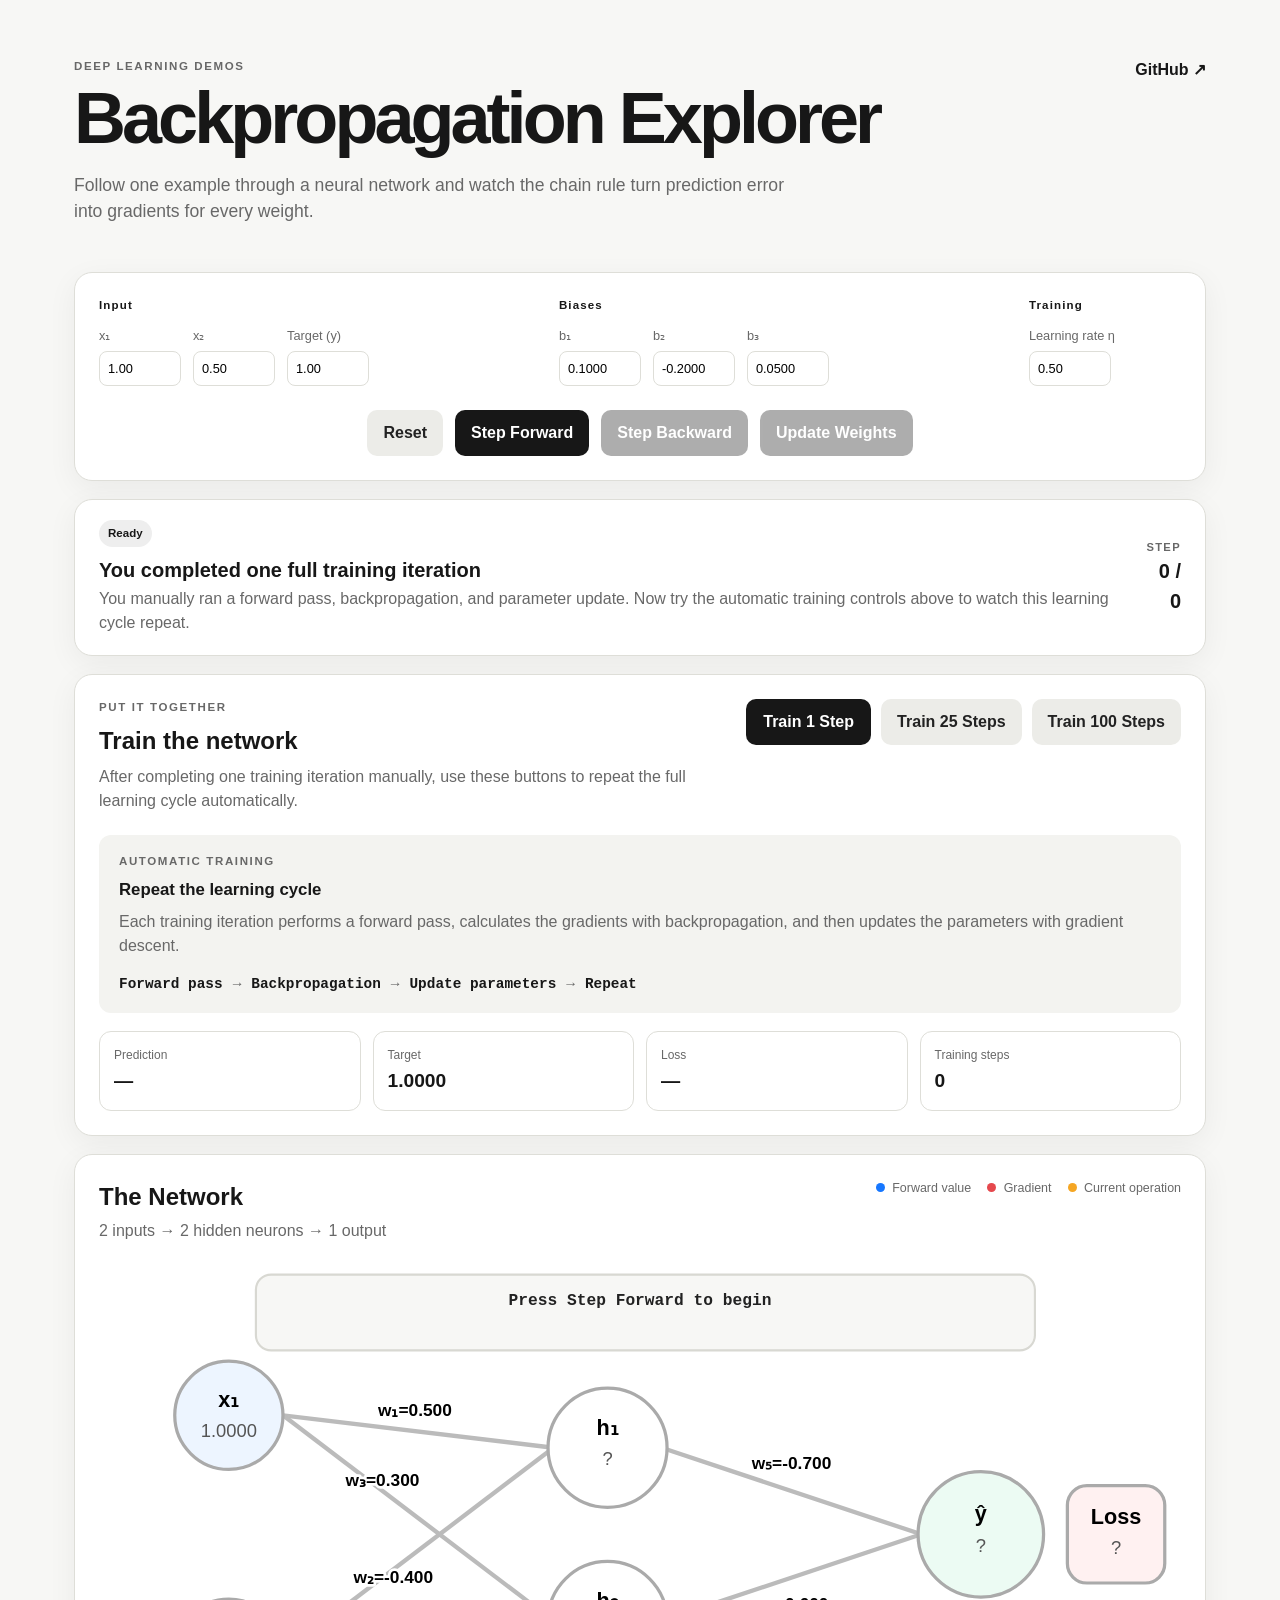
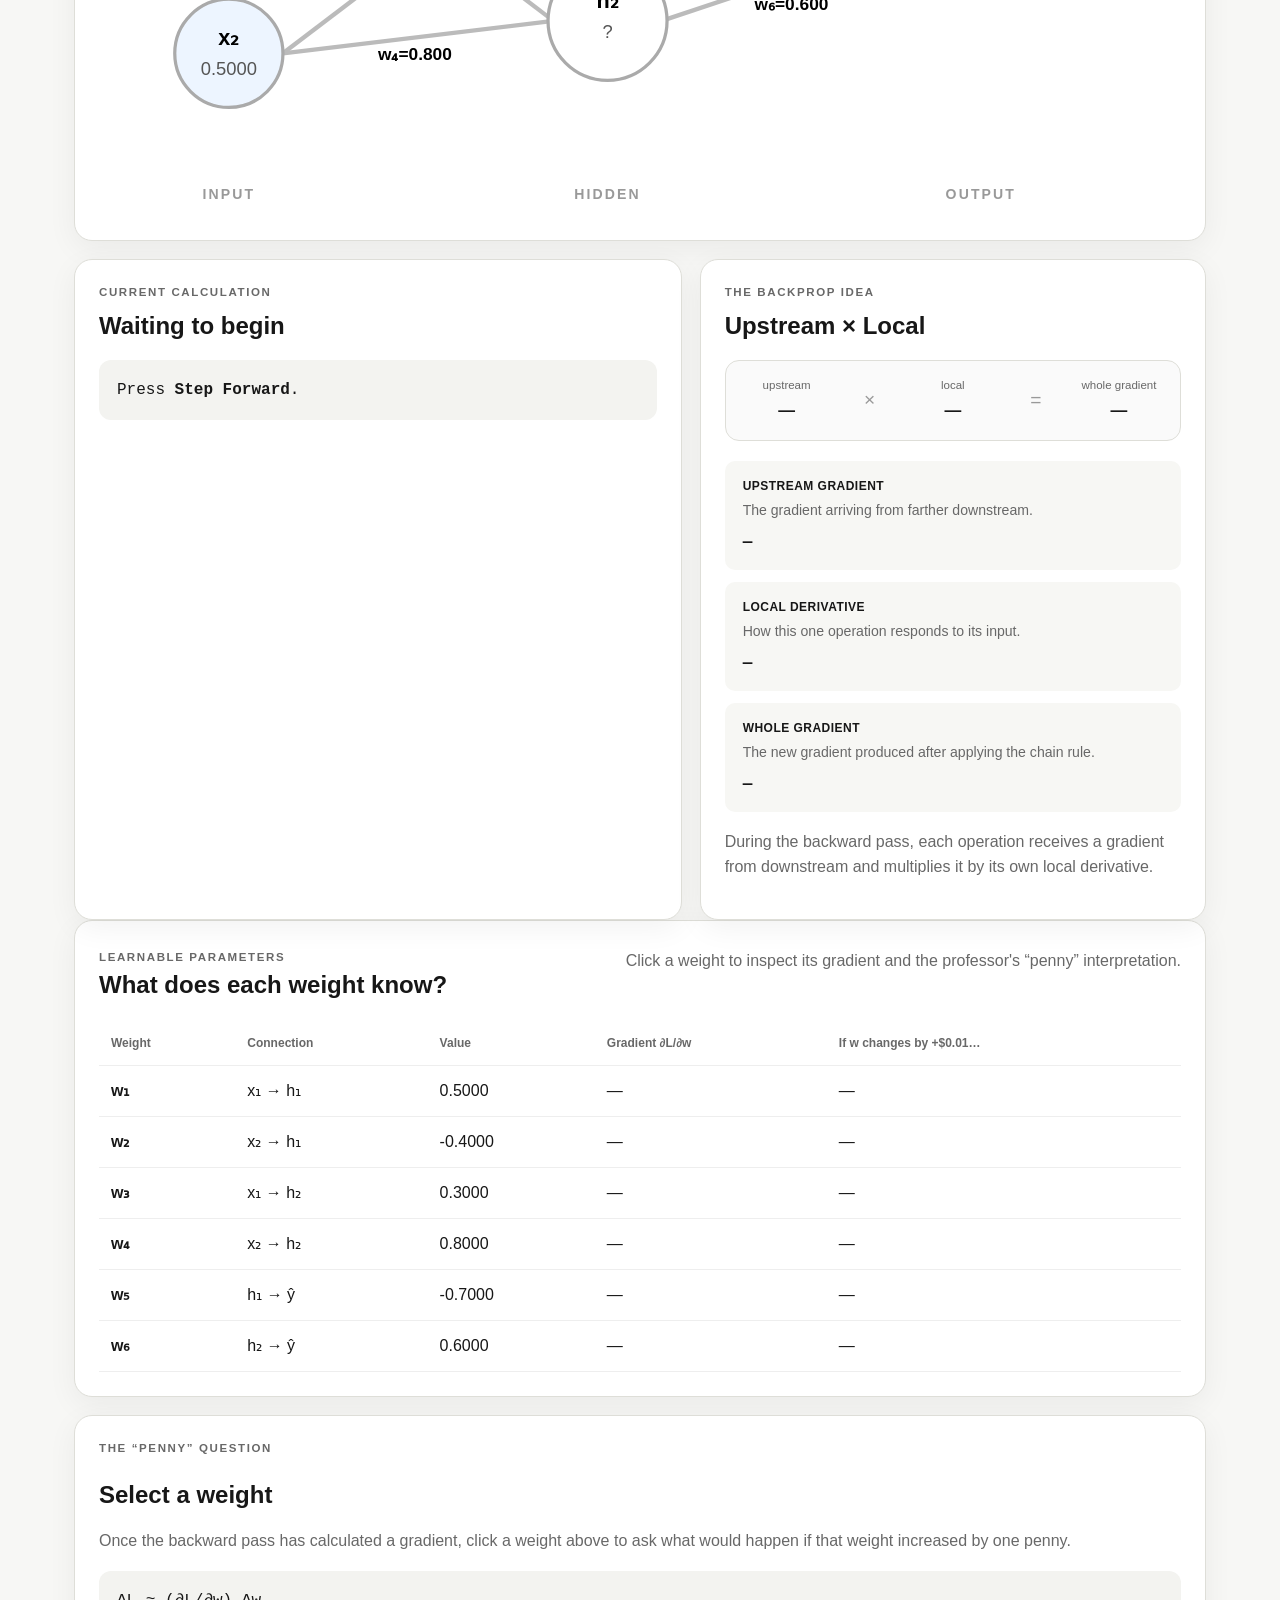
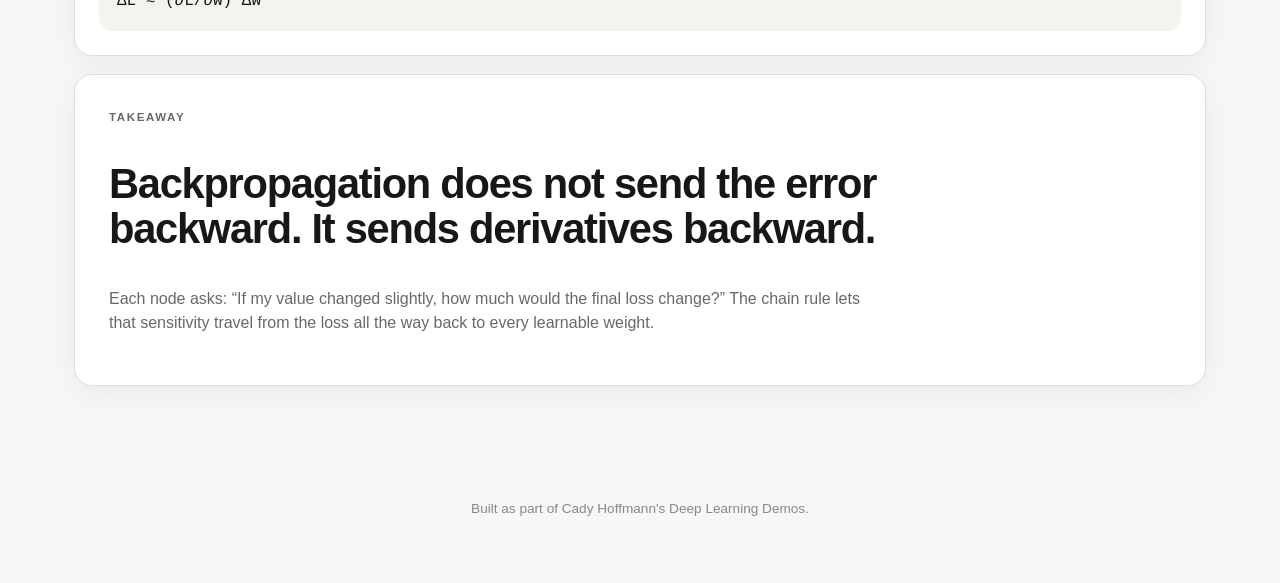
<file: backprop/index.html>
<!DOCTYPE html>
<html lang="en">
<head>
  <meta charset="UTF-8" />
  <meta name="viewport" content="width=device-width, initial-scale=1.0" />

  <title>Backpropagation Explorer</title>

  <link rel="stylesheet" href="style.css" />
</head>

<body>

<header class="hero">
  <div>
    <p class="eyebrow">DEEP LEARNING DEMOS</p>
    <h1>Backpropagation Explorer</h1>

    <p class="subtitle">
      Follow one example through a neural network and watch the chain
      rule turn prediction error into gradients for every weight.
    </p>
  </div>

  <a class="github-link"
     href="https://github.com/cadyehoffmann/deep-learning-demos"
     target="_blank"
     rel="noopener noreferrer">
    GitHub ↗
  </a>
</header>


<main>

  <!-- ============================================================
       CONTROL PANEL
       ============================================================ -->

  <section class="panel controls-panel">

    <div class="control-group">
      <span class="control-label">Input</span>

      <label>
        x₁
        <input id="x1" type="number" value="1.00" step="0.1">
      </label>

      <label>
        x₂
        <input id="x2" type="number" value="0.50" step="0.1">
      </label>

      <label>
        Target (y)
        <input id="target" type="number" value="1.00"
               min="0" max="1" step="1">
      </label>
    </div>


    <div class="control-group">
      <span class="control-label">Biases</span>

      <label>
        b₁
        <input id="b1" type="number" value="0.10" step="0.1">
      </label>

      <label>
        b₂
        <input id="b2" type="number" value="-0.20" step="0.1">
      </label>

      <label>
        b₃
        <input id="b3" type="number" value="0.05" step="0.1">
      </label>
    </div>


    <div class="control-group">
      <span class="control-label">Training</span>

      <label>
        Learning rate η
        <input id="learningRate"
               type="number"
               value="0.50"
               min="0.001"
               step="0.05">
      </label>
    </div>


    <div class="control-group buttons">
      <button id="resetBtn" class="secondary">Reset</button>
      <button id="forwardBtn">Step Forward</button>
      <button id="backwardBtn" disabled>Step Backward</button>
      <button id="updateBtn" disabled>Update Weights</button>
    </div>

  </section>


  <!-- ============================================================
       STATUS / EXPLANATION
       ============================================================ -->

  <section class="status-card">

    <div>
      <span id="phaseBadge" class="phase-badge neutral">
        Ready
      </span>

      <h2 id="stepTitle">Start with a forward pass</h2>

      <p id="stepDescription">
        The network will compute a prediction from left to right.
      </p>
    </div>

    <div class="step-counter">
      <span>STEP</span>
      <strong id="stepCounter">0 / 0</strong>
    </div>

    </section>


  <!-- ============================================================
       AUTOMATIC TRAINING
       ============================================================ -->

  <section id="trainingPanel" class="panel training-panel">

    <div class="training-heading">

      <div>
        <p class="eyebrow">PUT IT TOGETHER</p>
        <h2>Train the network</h2>

        <p>
          After completing one training iteration manually, use these
          buttons to repeat the full learning cycle automatically.
        </p>
      </div>

      <div class="training-actions">
        <button id="train1Btn" class="training-button">
          Train 1 Step
        </button>

        <button id="train25Btn" class="training-button secondary">
          Train 25 Steps
        </button>

        <button id="train100Btn" class="training-button secondary">
          Train 100 Steps
        </button>
      </div>

    </div>


    <div class="training-explanation">

      <p class="eyebrow">AUTOMATIC TRAINING</p>

      <h3>Repeat the learning cycle</h3>

      <p id="trainingExplanation">
        Each training iteration performs a forward pass, calculates the
        gradients with backpropagation, and then updates the parameters
        with gradient descent.
      </p>

      <div class="training-cycle">
        <span>Forward pass</span>
        <strong>→</strong>
        <span>Backpropagation</span>
        <strong>→</strong>
        <span>Update parameters</span>
        <strong>→</strong>
        <span>Repeat</span>
      </div>

    </div>


    <div class="training-stats">

      <div>
        <span>Prediction</span>
        <strong id="predictionStat">—</strong>
      </div>

      <div>
        <span>Target</span>
        <strong id="targetStat">—</strong>
      </div>

      <div>
        <span>Loss</span>
        <strong id="lossStat">—</strong>
      </div>

      <div>
        <span>Training steps</span>
        <strong id="trainingStepsStat">0</strong>
      </div>

    </div>

  </section>


  <!-- ============================================================
       NETWORK
       ============================================================ -->

  <section class="network-panel">

    <div class="network-heading">
      <div>
        <h2>The Network</h2>
        <p>
          2 inputs → 2 hidden neurons → 1 output
        </p>
      </div>

      <div class="legend">
        <span><i class="dot forward-dot"></i> Forward value</span>
        <span><i class="dot backward-dot"></i> Gradient</span>
        <span><i class="dot active-dot"></i> Current operation</span>
      </div>
    </div>


    <div id="networkWrapper">

      <svg id="networkSvg"
           viewBox="0 0 1000 520"
           role="img"
           aria-label="Interactive neural network">

        <!-- EDGES -->

        <g id="edges">

          <line id="edge-w1" class="edge"
                x1="170" y1="150" x2="420" y2="180"/>

          <line id="edge-w2" class="edge"
                x1="170" y1="370" x2="420" y2="180"/>

          <line id="edge-w3" class="edge"
                x1="170" y1="150" x2="420" y2="340"/>

          <line id="edge-w4" class="edge"
                x1="170" y1="370" x2="420" y2="340"/>

          <line id="edge-w5" class="edge"
                x1="520" y1="180" x2="760" y2="260"/>

          <line id="edge-w6" class="edge"
                x1="520" y1="340" x2="760" y2="260"/>

        </g>


        <!-- EDGE LABELS -->

        <g class="edge-labels">

            <!-- x1 → h1 -->
            <text id="label-w1" x="292" y="151"></text>

            <!-- x2 → h1 -->
            <text id="label-w2" x="272" y="305"></text>

            <!-- x1 → h2 -->
            <text id="label-w3" x="262" y="215"></text>

            <!-- x2 → h2 -->
            <text id="label-w4" x="292" y="376"></text>

            <!-- h1 → output -->
            <text id="label-w5" x="640" y="200"></text>

            <!-- h2 → output -->
            <text id="label-w6" x="640" y="330"></text>

        </g>


        <!-- INPUT NODES -->

        <g id="node-x1" class="node input-node"
           transform="translate(120,150)">
          <circle r="50"></circle>
          <text class="node-name" y="-8">x₁</text>
          <text id="value-x1" class="node-value" y="20"></text>
        </g>

        <g id="node-x2" class="node input-node"
           transform="translate(120,370)">
          <circle r="50"></circle>
          <text class="node-name" y="-8">x₂</text>
          <text id="value-x2" class="node-value" y="20"></text>
        </g>


        <!-- HIDDEN NODES -->

        <g id="node-h1" class="node"
           transform="translate(470,180)">
          <circle r="55"></circle>
          <text class="node-name" y="-12">h₁</text>
          <text id="value-h1" class="node-value" y="16"></text>
        </g>

        <g id="node-h2" class="node"
           transform="translate(470,340)">
          <circle r="55"></circle>
          <text class="node-name" y="-12">h₂</text>
          <text id="value-h2" class="node-value" y="16"></text>
        </g>


        <!-- OUTPUT -->

        <g id="node-yhat" class="node output-node"
           transform="translate(815,260)">
          <circle r="58"></circle>
          <text class="node-name" y="-12">ŷ</text>
          <text id="value-yhat" class="node-value" y="16"></text>
        </g>


        <!-- LOSS -->

        <g id="node-loss" class="node loss-node"
           transform="translate(940,260)">
          <rect x="-45" y="-45"
                width="90" height="90"
                rx="18"></rect>

          <text class="node-name" y="-10">Loss</text>
          <text id="value-loss" class="node-value" y="18"></text>
        </g>

        <!-- CURRENT NETWORK COMPUTATION -->

        <g id="networkComputation">

        <rect
            class="network-computation-box"
            x="145"
            y="20"
            width="720"
            height="70"
            rx="14">
        </rect>

        <text
            id="networkComputationLine1"
            class="network-computation-line main"
            x="500"
            y="44">
            Press Step Forward to begin
        </text>

        <text
            id="networkComputationLine2"
            class="network-computation-line secondary"
            x="500"
            y="67">
        </text>

        </g>
       

        <!-- LAYER LABELS -->

        <text class="layer-label" x="120" y="505">INPUT</text>
        <text class="layer-label" x="470" y="505">HIDDEN</text>
        <text class="layer-label" x="815" y="505">OUTPUT</text>

        <!-- Pre-activation z values.
            JavaScript keeps these blank until the corresponding
            neuron is calculated during the forward pass. -->

        <text id="value-z1" class="z-value" x="470" y="250"></text>

        <text id="value-z2" class="z-value" x="470" y="410"></text>

        <text id="value-z3" class="z-value" x="815" y="340"></text>
      </svg>

    </div>

  </section>


  <!-- ============================================================
       CALCULATION CARD
       ============================================================ -->

  <section class="explanation-grid">

    <article class="panel calculation-panel">

      <p class="eyebrow">CURRENT CALCULATION</p>

      <h2 id="calculationTitle">
        Waiting to begin
      </h2>

      <div id="formula" class="formula">
        Press <strong>Step Forward</strong>.
      </div>

      <div id="calculationDetails" class="calculation-details"></div>

    </article>

        <article class="panel gradient-panel">

      <!-- ========================================================
           MANUAL BACKPROP VIEW
           ======================================================== -->

      <div id="backpropIdeaView">

        <p class="eyebrow">THE BACKPROP IDEA</p>

         <h2>Upstream × Local</h2>


<!-- Main chain-rule relationship -->

<div class="gradient-equation">

  <div>
    <span>upstream</span>
    <strong id="upstreamValue">—</strong>
  </div>

  <span class="operator">×</span>

  <div>
    <span>local</span>
    <strong id="localValue">—</strong>
  </div>

  <span class="operator">=</span>

  <div>
    <span>whole gradient</span>
    <strong id="wholeValue">—</strong>
  </div>

</div>


<!-- What each value means -->

<div id="gradientMeaning" class="gradient-meaning" hidden>

  <div class="gradient-meaning-item">

    <span class="gradient-meaning-title">
      Upstream gradient
    </span>

    <span class="gradient-meaning-definition">
      The gradient arriving from farther downstream.
    </span>

    <strong id="upstreamSymbol">
      —
    </strong>

  </div>


  <div class="gradient-meaning-item">

    <span class="gradient-meaning-title">
      Local derivative
    </span>

    <span class="gradient-meaning-definition">
      How this one operation responds to its input.
    </span>

    <strong id="localSymbol">
      —
    </strong>

  </div>


  <div class="gradient-meaning-item">

    <span class="gradient-meaning-title">
      Whole gradient
    </span>

    <span class="gradient-meaning-definition">
      The new gradient produced after applying the chain rule.
    </span>

    <strong id="wholeSymbol">
      —
    </strong>

  </div>

</div>


<!-- Direction through the computation graph -->

<div id="gradientPath" class="gradient-path" hidden>

  <div>
    <span>Forward path</span>
    <strong id="forwardGradientPath">—</strong>
  </div>

  <div>
    <span>Backpropagation</span>
    <strong id="backwardGradientPath">—</strong>
  </div>

</div>

        <p id="gradientExplanation">
          During the backward pass, each operation receives a gradient
          from downstream and multiplies it by its own local derivative.
        </p>

        <div id="gradientSummary" class="gradient-summary" hidden>
        </div>

      </div>


      <!-- ========================================================
           AUTOMATIC TRAINING VIEW
           Hidden until a training button is clicked.
           ======================================================== -->

      <div id="trainingHistoryView" hidden>

        <p class="eyebrow">TRAINING HISTORY</p>

        <div class="training-history-heading">

          <h2>Watch the network learn</h2>

          <span id="trainingProgress">
            0 / 0
          </span>

        </div>


        <div class="training-table-wrapper">

          <table class="training-history-table">

            <thead>
              <tr>
                <th>Step</th>
                <th>ŷ</th>
                <th>Loss</th>
                <th>w₁</th>
                <th>w₂</th>
                <th>w₃</th>
                <th>w₄</th>
                <th>w₅</th>
                <th>w₆</th>
                <th>b₁</th>
                <th>b₂</th>
                <th>b₃</th>
              </tr>
            </thead>

            <tbody id="trainingHistoryBody">
            </tbody>

          </table>

        </div>

      </div>

    </article>
    

  </section>


  <!-- ============================================================
       WEIGHT TABLE
       ============================================================ -->

  <section class="panel">

    <div class="section-heading">
      <div>
        <p class="eyebrow">LEARNABLE PARAMETERS</p>
        <h2>What does each weight know?</h2>
      </div>

      <p>
        Click a weight to inspect its gradient and the
        professor's “penny” interpretation.
      </p>
    </div>


    <div class="weight-table-wrapper">

      <table>
        <thead>
          <tr>
            <th>Weight</th>
            <th>Connection</th>
            <th>Value</th>
            <th>Gradient ∂L/∂w</th>
            <th>If w changes by +$0.01…</th>
          </tr>
        </thead>

        <tbody id="weightTable"></tbody>

      </table>

    </div>

  </section>


  <!-- ============================================================
       PENNY EXPLANATION
       ============================================================ -->

  <section id="pennyCard" class="panel penny-card">

    <p class="eyebrow">THE “PENNY” QUESTION</p>

    <h2 id="pennyTitle">Select a weight</h2>

    <p id="pennyText">
      Once the backward pass has calculated a gradient, click a
      weight above to ask what would happen if that weight increased
      by one penny.
    </p>

    <div id="pennyFormula" class="formula compact">
      ΔL ≈ (∂L/∂w) Δw
    </div>

  </section>


  <!-- ============================================================
       TAKEAWAY
       ============================================================ -->

  <section class="takeaway">

    <p class="eyebrow">TAKEAWAY</p>

    <h2>
      Backpropagation does not send the error backward.
      It sends derivatives backward.
    </h2>

    <p>
      Each node asks: “If my value changed slightly, how much would
      the final loss change?” The chain rule lets that sensitivity
      travel from the loss all the way back to every learnable weight.
    </p>

  </section>

</main>


<footer>
  <p>
    Built as part of Cady Hoffmann's Deep Learning Demos.
  </p>
</footer>

<script src="script.js"></script>

</body>
</html>
</file>
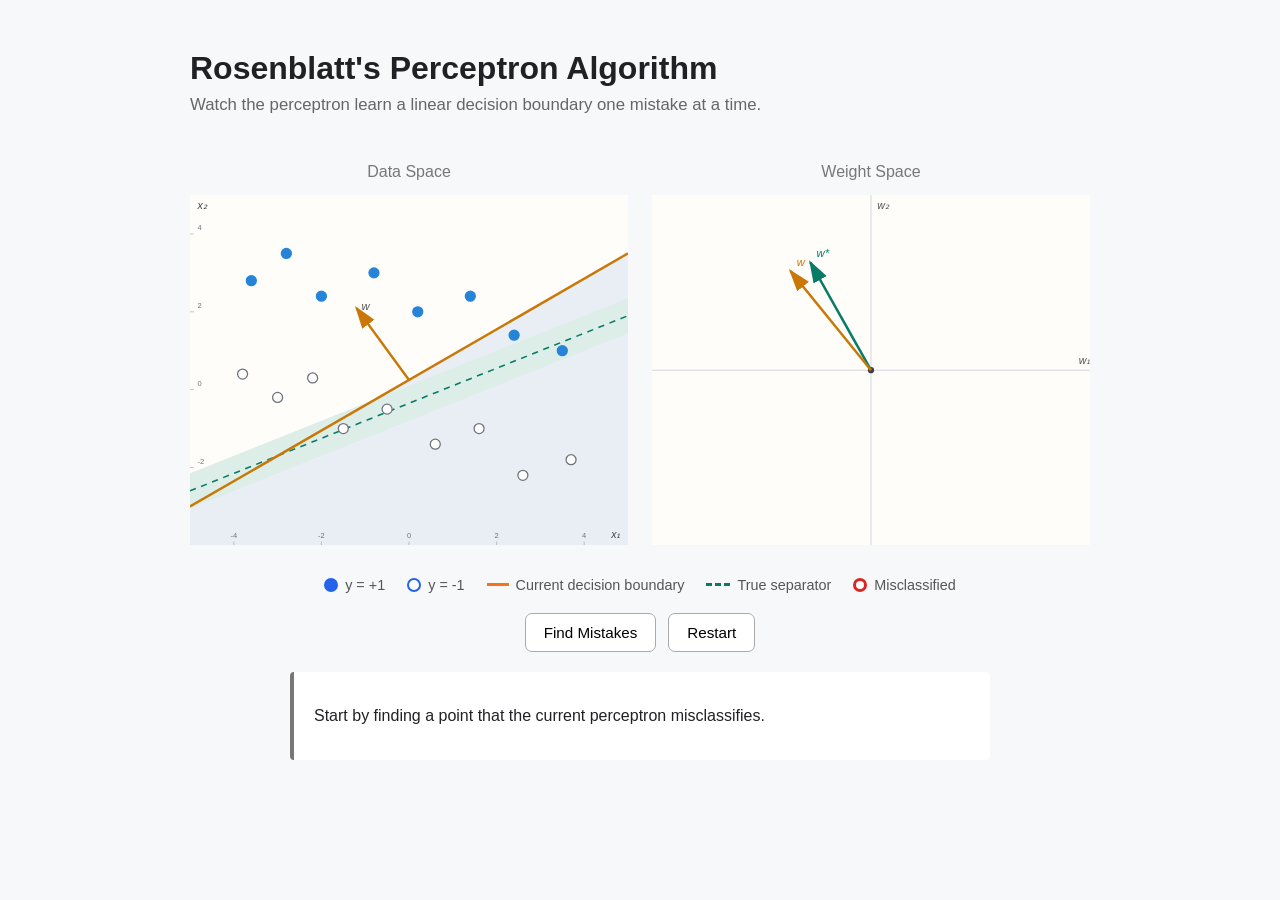
<file: perceptron/index.html>
<!DOCTYPE html>
<html lang="en">
<head>
  <meta charset="UTF-8">
  <meta name="viewport" content="width=device-width, initial-scale=1.0">
  <title>Rosenblatt's Perceptron Algorithm</title>

  <link rel="stylesheet" href="style.css">
</head>

<body>
  <body>
  <main>
    <h1>Rosenblatt's Perceptron Algorithm</h1>
    <p class="subtitle">
      Watch the perceptron learn a linear decision boundary one mistake at a time.
    </p>

    <section class="demo">
      <div class="graphs">

        <div class="graph-panel">
        <h2>Data Space</h2>
        <svg id="plot" viewBox="0 0 600 500"></svg>
    </div>

    <div class="graph-panel">
        <h2>Weight Space</h2>
        <svg id="weight-plot" viewBox="0 0 600 500"></svg>
    </div>

    </div>
      <div class="legend">
        <span>
            <span class="filled-dot"></span>
            y = +1
        </span>

        <span>
            <span class="outlined-dot"></span>
            y = -1
        </span>

        <span>
            <span class="boundary-key"></span>
            Current decision boundary
        </span>

        <span>
            <span class="truth-key"></span>
            True separator
    </span>

        <span>
            <span class="mistake-dot"></span>
            Misclassified
        </span>
      </div>
      <div class="controls">
        <button id="next-step">Find Mistakes</button>
        <button id="restart">Restart</button>
      </div>

      <div id="explanation">
        <p>Start by finding a point that the current perceptron misclassifies.</p>
      </div>
    </section>
  </main>

  <script src="perceptron.js"></script>
</body>
</html>
</file>
<file: backprop/style.css>
:root {
  --bg: #f7f7f5;
  --panel: #ffffff;
  --text: #171717;
  --muted: #686868;
  --border: #deded8;

  --forward: #1677ff;
  --backward: #e5484d;
  --active: #f5a623;

  --input: #edf5ff;
  --hidden: #f7f2ff;
  --output: #ecfbf3;
  --loss: #fff1f1;

  --radius: 18px;
  --shadow: 0 8px 30px rgba(0, 0, 0, 0.055);
}


* {
  box-sizing: border-box;
}


body {
  margin: 0;
  background: var(--bg);
  color: var(--text);
  font-family:
    Inter,
    ui-sans-serif,
    -apple-system,
    BlinkMacSystemFont,
    "Segoe UI",
    sans-serif;
  line-height: 1.5;
}


button,
input {
  font: inherit;
}


button {
  border: 0;
  border-radius: 10px;
  background: #171717;
  color: white;
  padding: 11px 16px;
  font-weight: 700;
  cursor: pointer;
  transition:
    transform 0.15s ease,
    opacity 0.15s ease,
    background 0.15s ease;
}


button:hover:not(:disabled) {
  transform: translateY(-1px);
}


button:disabled {
  opacity: 0.35;
  cursor: not-allowed;
}


button.secondary {
  background: #ecece8;
  color: #222;
}


input {
  width: 82px;
  border: 1px solid var(--border);
  border-radius: 8px;
  padding: 7px 8px;
  background: white;
}


.hero {
  max-width: 1180px;
  margin: 0 auto;
  padding: 58px 24px 30px;
  display: flex;
  justify-content: space-between;
  align-items: flex-start;
  gap: 40px;
}


.hero h1 {
  font-size: clamp(2.4rem, 6vw, 4.5rem);
  letter-spacing: -0.055em;
  line-height: 0.98;
  margin: 8px 0 18px;
}


.subtitle {
  max-width: 720px;
  color: var(--muted);
  font-size: 1.1rem;
}


.github-link {
  color: var(--text);
  text-decoration: none;
  font-weight: 700;
  white-space: nowrap;
}


main {
  max-width: 1180px;
  margin: 0 auto;
  padding: 0 24px 80px;
}


.eyebrow {
  margin: 0;
  font-size: 0.72rem;
  font-weight: 800;
  letter-spacing: 0.14em;
  color: var(--muted);
}


.panel,
.status-card,
.network-panel,
.takeaway {
  background: var(--panel);
  border: 1px solid var(--border);
  border-radius: var(--radius);
  box-shadow: var(--shadow);
}


.panel {
  padding: 24px;
}


.controls-panel {
  display: flex;
  flex-wrap: wrap;
  align-items: flex-end;
  justify-content: space-between;
  gap: 24px;
}


.control-group {
  display: flex;
  flex-wrap: wrap;
  align-items: flex-end;
  gap: 12px;
}


.control-group label {
  display: flex;
  flex-direction: column;
  gap: 5px;
  color: var(--muted);
  font-size: 0.8rem;
}


.control-label {
  width: 100%;
  font-size: 0.72rem;
  letter-spacing: 0.1em;
  font-weight: 800;
}


.buttons {
  width: 100%;
  justify-content: center;
  margin-left: 0;
}


.status-card {
  margin-top: 18px;
  padding: 20px 24px;

  display: flex;
  justify-content: space-between;
  align-items: center;
  gap: 20px;
}


.status-card h2 {
  margin: 8px 0 2px;
  font-size: 1.25rem;
}


.status-card p {
  margin: 0;
  color: var(--muted);
}


.phase-badge {
  display: inline-block;
  padding: 5px 9px;
  border-radius: 999px;
  font-size: 0.72rem;
  font-weight: 800;
}


.phase-badge.neutral {
  background: #eee;
}


.phase-badge.forward {
  background: #e6f1ff;
  color: #075fc7;
}


.phase-badge.backward {
  background: #ffe9e9;
  color: #c62f35;
}


.phase-badge.update {
  background: #fff3d8;
  color: #8c5a00;
}


.step-counter {
  text-align: right;
}


.step-counter span {
  display: block;
  color: var(--muted);
  font-size: 0.7rem;
  font-weight: 800;
  letter-spacing: 0.12em;
}


.step-counter strong {
  font-size: 1.25rem;
}


.network-panel {
  margin-top: 18px;
  padding: 24px;
}


.network-heading,
.section-heading {
  display: flex;
  justify-content: space-between;
  align-items: flex-start;
  gap: 30px;
}


.network-heading h2,
.section-heading h2 {
  margin: 0;
}


.network-heading p,
.section-heading p {
  margin: 4px 0 0;
  color: var(--muted);
}


.legend {
  display: flex;
  flex-wrap: wrap;
  gap: 16px;
  color: var(--muted);
  font-size: 0.78rem;
}


.dot {
  width: 9px;
  height: 9px;
  border-radius: 50%;
  display: inline-block;
  margin-right: 4px;
}


.forward-dot {
  background: var(--forward);
}


.backward-dot {
  background: var(--backward);
}


.active-dot {
  background: var(--active);
}


#networkWrapper {
  width: 100%;
  overflow-x: auto;
}


#networkSvg {
  display: block;
  width: 100%;
  min-width: 850px;
  margin-top: 10px;
}


.edge {
  stroke: #bbb;
  stroke-width: 4;
  transition:
    stroke 0.25s ease,
    stroke-width 0.25s ease,
    opacity 0.25s ease;
}


.edge.forward-active {
  stroke: var(--forward);
  stroke-width: 7;
}


.edge.backward-active {
  stroke: var(--backward);
  stroke-width: 7;
}


.edge.updated {
  stroke: var(--active);
  stroke-width: 7;
}


.edge-labels text {
  font-size: 16px;
  font-weight: 700;
  text-anchor: middle;
  paint-order: stroke;
  stroke: white;
  stroke-width: 5px;
  stroke-linejoin: round;
}


.node circle,
.node rect {
  fill: white;
  stroke: #aaa;
  stroke-width: 3;
  transition:
    stroke 0.2s ease,
    stroke-width 0.2s ease,
    fill 0.2s ease;
}


.input-node circle {
  fill: var(--input);
}


.output-node circle {
  fill: var(--output);
}


.loss-node rect {
  fill: var(--loss);
}


.node.active-forward circle,
.node.active-forward rect {
  stroke: var(--forward);
  stroke-width: 7;
}


.node.active-backward circle,
.node.active-backward rect {
  stroke: var(--backward);
  stroke-width: 7;
}


.node.active-update circle,
.node.active-update rect {
  stroke: var(--active);
  stroke-width: 7;
}


.node text {
  text-anchor: middle;
}


.node-name {
  font-size: 20px;
  font-weight: 800;
}


.node-value {
  font-size: 17px;
  fill: #555;
}


.layer-label {
  text-anchor: middle;
  fill: #999;
  font-size: 13px;
  font-weight: 800;
  letter-spacing: 0.15em;
}


.explanation-grid {
  margin-top: 18px;
  display: grid;
  grid-template-columns: 1.2fr 1fr;
  gap: 18px;
}


.calculation-panel h2,
.gradient-panel h2 {
  margin: 7px 0 16px;
}


.formula {
  background: #f3f3f0;
  border-radius: 12px;
  padding: 18px;
  font-family:
    "SFMono-Regular",
    Consolas,
    "Liberation Mono",
    monospace;
  font-size: 1rem;
  overflow-x: auto;
}


.formula.compact {
  margin-top: 18px;
}


.calculation-details {
  margin-top: 14px;
  color: var(--muted);
}


.gradient-equation {
  display: flex;
  align-items: center;
  justify-content: space-between;
  gap: 10px;

  background: #fafafa;
  border: 1px solid var(--border);
  border-radius: 14px;
  padding: 16px;
}


.gradient-equation div {
  text-align: center;
  min-width: 90px;
}


.gradient-equation span {
  display: block;
  color: var(--muted);
  font-size: 0.72rem;
}


.gradient-equation strong {
  display: block;
  margin-top: 4px;
  font-size: 1.05rem;
}


.gradient-equation .operator {
  color: #999;
  font-size: 1.2rem;
}


#gradientExplanation {
  color: var(--muted);
}


.weight-table-wrapper {
  overflow-x: auto;
  margin-top: 18px;
}


table {
  width: 100%;
  border-collapse: collapse;
}


th,
td {
  text-align: left;
  padding: 13px 12px;
  border-bottom: 1px solid #eee;
}


th {
  color: var(--muted);
  font-size: 0.75rem;
}


.weight-row {
  cursor: pointer;
}


.weight-row:hover {
  background: #fafafa;
}


.weight-row.selected {
  background: #fff8e9;
}


.penny-card {
  margin-top: 18px;
}


.penny-card h2 {
  margin-bottom: 6px;
}


.penny-card p:not(.eyebrow) {
  color: var(--muted);
}


.training-panel {
  margin-top: 18px;
}


.training-actions {
  display: flex;
  flex-wrap: wrap;
  gap: 10px;
  margin: 20px 0;
}


.training-stats {
  display: grid;
  grid-template-columns: repeat(4, 1fr);
  gap: 12px;
}


.training-stats div {
  border: 1px solid var(--border);
  border-radius: 12px;
  padding: 14px;
}


.training-stats span {
  display: block;
  color: var(--muted);
  font-size: 0.75rem;
}


.training-stats strong {
  display: block;
  margin-top: 3px;
  font-size: 1.2rem;
}


.takeaway {
  margin-top: 18px;
  padding: 34px;
}


.takeaway h2 {
  max-width: 820px;
  font-size: clamp(1.7rem, 4vw, 2.6rem);
  line-height: 1.1;
  letter-spacing: -0.03em;
}


.takeaway > p:last-child {
  max-width: 760px;
  color: var(--muted);
}


footer {
  text-align: center;
  color: #888;
  padding: 20px 20px 50px;
  font-size: 0.85rem;
}


@media (max-width: 800px) {

  .hero {
    flex-direction: column;
  }

  .buttons {
    margin-left: 0;
  }

  .explanation-grid {
    grid-template-columns: 1fr;
  }

  .training-stats {
    grid-template-columns: repeat(2, 1fr);
  }

  .network-heading,
  .section-heading {
    flex-direction: column;
  }

}


@media (max-width: 500px) {

  .training-stats {
    grid-template-columns: 1fr;
  }

}

.network-computation-box {
  fill: #f7f7f5;
  stroke: #d8d8d2;
  stroke-width: 2;
}

.network-computation-line {
  text-anchor: middle;
  dominant-baseline: middle;
  font-family:
    "SFMono-Regular",
    Consolas,
    "Liberation Mono",
    monospace;
}

.network-computation-line.main,
.network-computation-line.secondary {
  font-size: 15px;
  font-weight: 700;
  fill: #222;
}

.math-frac {
  display: inline-flex;
  flex-direction: column;
  align-items: center;
  vertical-align: middle;
  line-height: 1.05;
  margin: 0 0.15em;
}

.math-frac .num {
  padding: 0 0.2em 0.12em;
  border-bottom: 1.5px solid currentColor;
}

.math-frac .den {
  padding: 0.12em 0.2em 0;
}

/* Pre-activation values shown beside their corresponding neurons */

.z-value {
  text-anchor: middle;
  font-size: 14px;
  font-weight: 600;
  fill: #999;
}

/* ================================================================
   AUTOMATIC TRAINING
   ================================================================ */

.training-heading {
  display: flex;
  justify-content: space-between;
  align-items: flex-start;
  gap: 30px;
}

.training-heading h2 {
  margin: 7px 0 6px;
}

.training-heading p:not(.eyebrow) {
  margin: 0;
  color: var(--muted);
  max-width: 600px;
}


/* ------------------------------------------------
   TRAINING BUTTONS
   ------------------------------------------------ */

.training-actions {
  display: flex;
  flex-wrap: wrap;
  gap: 10px;
  margin: 0;
  flex-shrink: 0;
}

.training-button {
  min-width: 125px;
}

.training-button.secondary {
  background: #ecece8;
  color: #222;
}


/* ------------------------------------------------
   TRAINING EXPLANATION
   ------------------------------------------------ */

.training-explanation {
  margin-top: 22px;
  padding: 18px 20px;
  background: #f3f3f0;
  border-radius: 12px;
}

.training-explanation h3 {
  margin: 6px 0 8px;
  font-size: 1.05rem;
}

.training-explanation > p:not(.eyebrow) {
  margin: 0;
  color: var(--muted);
}

.training-cycle {
  display: flex;
  flex-wrap: wrap;
  align-items: center;
  gap: 10px;
  margin-top: 16px;
  font-family:
    "SFMono-Regular",
    Consolas,
    "Liberation Mono",
    monospace;
  font-size: 0.9rem;
  font-weight: 700;
}

.training-cycle strong {
  color: var(--muted);
}


/* ------------------------------------------------
   TRAINING STATS
   ------------------------------------------------ */

.training-stats {
  margin-top: 18px;
}


/* ------------------------------------------------
   TRAINING HISTORY
   ------------------------------------------------ */

.training-history-heading {
  display: flex;
  justify-content: space-between;
  align-items: center;
  gap: 16px;
  margin: 7px 0 16px;
}

.training-history-heading h2 {
  margin: 0;
}

#trainingProgress {
  flex-shrink: 0;
  padding: 5px 9px;
  border-radius: 999px;
  background: #eee;
  font-size: 0.72rem;
  font-weight: 800;
}

.training-table-wrapper {
  width: 100%;
  border: 1px solid var(--border);
  border-radius: 12px;
}

.training-history-table {
  width: 100%;
  min-width: 0;
  table-layout: auto;
  font-family:
    "SFMono-Regular",
    Consolas,
    "Liberation Mono",
    monospace;
  font-size: 0.72rem;
}

.training-history-table th,
.training-history-table td {
  padding: 9px 6px;
  white-space: nowrap;
  text-align: right;
}

.training-history-table th:first-child,
.training-history-table td:first-child {
  text-align: center;
}

.training-history-table thead th {
  position: sticky;
  top: 0;
  z-index: 1;
  background: #f3f3f0;
}

.training-history-table tbody tr:last-child {
  background: #fff8e9;
  font-weight: 700;
}


/* ------------------------------------------------
   RESPONSIVE TRAINING LAYOUT
   ------------------------------------------------ */

@media (max-width: 900px) {

  .training-heading {
    flex-direction: column;
  }

  .training-actions {
    width: 100%;
  }

}


@media (max-width: 500px) {

  .training-button {
    flex: 1 1 100%;
  }

}

/* ================================================================
   BACKPROP GRADIENT SUMMARY
   ================================================================ */

.gradient-summary {
  margin-top: 18px;
  padding-top: 16px;
  border-top: 1px solid var(--border);
}

.gradient-summary-title {
  margin: 0 0 12px;
  font-size: 0.78rem;
  font-weight: 800;
  text-transform: uppercase;
  letter-spacing: 0.04em;
  color: var(--muted);
}

.gradient-summary-row {
  display: grid;
  grid-template-columns: 1fr auto 1fr auto 1fr;
  align-items: center;
  gap: 8px;
  padding: 8px 0;
  border-bottom: 1px solid var(--border);
  font-family:
    "SFMono-Regular",
    Consolas,
    "Liberation Mono",
    monospace;
  font-size: 0.78rem;
}

.gradient-summary-row:last-child {
  border-bottom: 0;
}

.gradient-summary-label {
  grid-column: 1 / -1;
  margin-bottom: 2px;
  font-family: inherit;
  font-weight: 800;
}

.gradient-summary-row .operator {
  color: var(--muted);
}

/* ================================================================
   UPSTREAM × LOCAL EXPLANATION
   ================================================================ */

/*
   The original upstream × local = whole gradient
   equation stays above.

   These styles are only for the extra explanatory
   information underneath it.
*/


/* ------------------------------------------------
   DEFINITIONS
   ------------------------------------------------ */

.gradient-meaning {
  margin-top: 20px;

  display: flex;
  flex-direction: column;
  gap: 12px;
}


.gradient-meaning-item {
  padding: 16px 18px;

  background: #f7f7f4;
  border-radius: 10px;
}


.gradient-meaning-title {
  display: block;

  font-size: 0.75rem;
  font-weight: 800;
  text-transform: uppercase;
  letter-spacing: 0.04em;
}


.gradient-meaning-definition {
  display: block;

  margin-top: 5px;

  font-size: 0.88rem;
  line-height: 1.5;
  color: var(--muted);
}


.gradient-meaning-item strong {
  display: block;

  margin-top: 9px;

  font-family:
    "SFMono-Regular",
    Consolas,
    "Liberation Mono",
    monospace;

  font-size: 1rem;
}


/* ------------------------------------------------
   FORWARD / BACKPROPAGATION PATHS
   ------------------------------------------------ */

.gradient-path {
  margin-top: 18px;
  padding: 16px 18px;

  background: #f3f3f0;
  border-radius: 10px;
}


.gradient-path > div {
  display: grid;
  grid-template-columns: 140px 1fr;
  gap: 14px;
  align-items: center;
}


.gradient-path > div + div {
  margin-top: 12px;
}


.gradient-path span {
  font-size: 0.72rem;
  font-weight: 800;
  text-transform: uppercase;
  letter-spacing: 0.04em;
  color: var(--muted);
}


.gradient-path strong {
  font-family:
    "SFMono-Regular",
    Consolas,
    "Liberation Mono",
    monospace;

  font-size: 0.95rem;
  line-height: 1.5;
}


/* ------------------------------------------------
   EXPLANATION SENTENCE
   ------------------------------------------------ */

#gradientExplanation {
  margin-top: 18px;
  color: var(--muted);
  line-height: 1.55;
}

/* Wider Current Calculation panel during training */

.explanation-grid:has(#trainingHistoryView:not([hidden])) {
  grid-template-columns: minmax(349px, 0.65fr) minmax(0, 2.35fr);
}

/* 25 steps: show the full table */
.training-table-wrapper {
  width: 100%;
  border: 1px solid var(--border);
  border-radius: 12px;
}

/* 100 steps: cap the table around the height of 25 rows,
   then scroll inside the table */
.training-table-wrapper.scroll-training {
  max-height: 900px;
  overflow-y: auto;
}
</file>
<file: perceptron/style.css>
* {
  box-sizing: border-box;
}

body {
  margin: 0;
  background: #f7f8fa;
  color: #202124;
  font-family: -apple-system, BlinkMacSystemFont, "Segoe UI", sans-serif;
}

main {
  width: min(900px, 92%);
  margin: 50px auto;
}

h1 {
  margin-bottom: 8px;
  font-size: 2rem;
}

.subtitle {
  margin-top: 0;
  color: #666;
  font-size: 1.05rem;
}

.demo {
  margin-top: 35px;
}

.demo h2 {
  font-size: 1rem;
  font-weight: 500;
  color: #777;
  text-align: center;
}

#plot {
  display: block;
  width: 100%;
  max-width: 800px;
  margin: 10px auto 20px;
  background: #fffdf9;
  border: none;
}

.controls {
  display: flex;
  justify-content: center;
  gap: 12px;
  margin: 20px 0;
}

button {
  padding: 10px 18px;
  border: 1px solid #aaa;
  border-radius: 7px;
  background: white;
  font-size: 0.95rem;
  cursor: pointer;
}

button:hover:not(:disabled) {
  background: #eeeeee;
}

button:disabled {
  opacity: 0.4;
  cursor: default;
}

#explanation {
  max-width: 700px;
  margin: 20px auto;
  padding: 16px 20px;
  background: white;
  border-left: 4px solid #777;
  border-radius: 4px;
  line-height: 1.5;
}

.legend {
  display: flex;
  justify-content: center;
  align-items: center;
  flex-wrap: wrap;
  gap: 22px;
  margin: 12px 0 20px;
  font-size: 0.9rem;
  color: #555;
}

.legend span {
  display: flex;
  align-items: center;
  gap: 7px;
}

.filled-dot,
.outlined-dot,
.mistake-dot {
  width: 14px;
  height: 14px;
  border-radius: 50%;
  display: inline-block;
}

.filled-dot {
  background: #2563eb;
  border: 2px solid #2563eb;
}

.outlined-dot {
  background: white;
  border: 2px solid #2563eb;
}

.mistake-dot {
  background: white;
  border: 3px solid #dc2626;
}

.boundary-key {
  width: 22px;
  height: 0;
  border-top: 3px solid #f97316;
  display: inline-block;
}

.truth-key {
  width: 24px;
  height: 0;
  border-top: 3px dashed #087b67;
  display: inline-block;
}

/* ==========================================================
   TWO GRAPH LAYOUT
   ========================================================== */

.graphs {
  display: flex;
  gap: 24px;
  align-items: flex-start;
  justify-content: center;
}

.graph-panel {
  flex: 1;
  min-width: 0;
}

.graph-panel h2 {
  text-align: center;
}

.graph-panel svg {
  width: 100%;
  height: auto;
  display: block;
}

/* Stack graphs on smaller screens */
@media (max-width: 1000px) {
  .graphs {
    flex-direction: column;
  }

  .graph-panel {
    width: 100%;
  }
}
</file>
